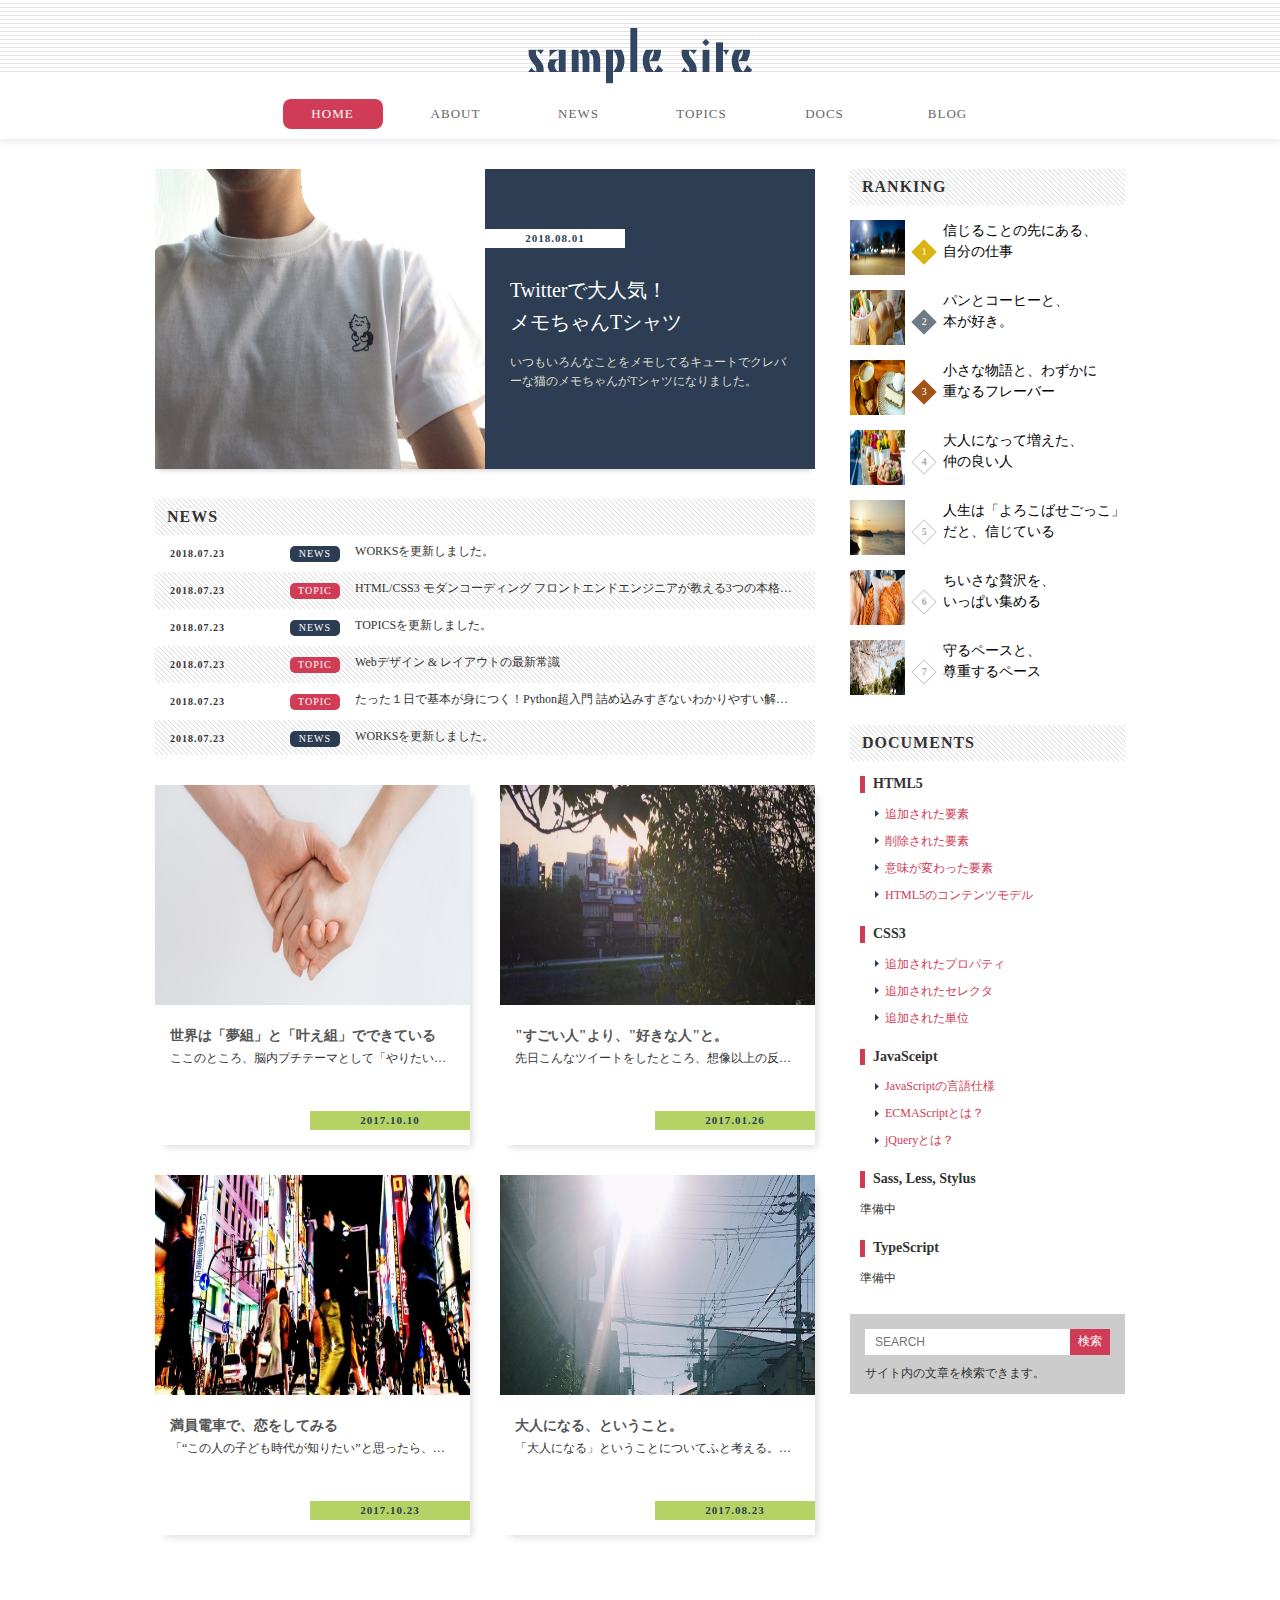
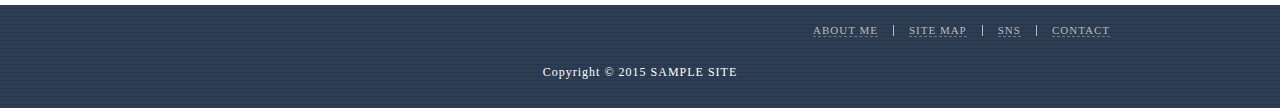
<file: index.html>
<!DOCTYPE html>
<html lang="ja">
	<head>
		<meta charset="utf-8">
		<title>スタンダードレイアウト｜サンプルサイト</title>
		<link rel="stylesheet" href="css/reset.css">
		<link rel="stylesheet" href="css/stylesheet.css">
	</head>
	<body>
		<header class="header">
			<h1 class="logo">
				<a href="#">SAMPLE SITE</a>
			</h1>
			<nav class="global-nav">
				<ul>
					<li class="nav-item active"><a href="#">HOME</a></li>
					<li class="nav-item"><a href="#">ABOUT</a></li>
					<li class="nav-item"><a href="#">NEWS</a></li>
					<li class="nav-item"><a href="#">TOPICS</a></li>
					<li class="nav-item"><a href="#">DOCS</a></li>
					<li class="nav-item"><a href="#">BLOG</a></li>
				</ul>
			</nav>
		</header>
		<div class="wrapper clearfix">
			<!-- メインラッパー -->
			<main class="main">
				<!-- ホットトピック -->
				<h2 class="hidden">HOT TOPIC</h2>
				<a href="https://twitter.com/kobaka7_memo/status/999275588257890305" class="hot-topic clearfix" target="_blank">
					<img class="image" src="./images/memo.jpg" alt="コーディング画面">
					<div class="content">
						<h3 class="title">Twitterで大人気！<br>メモちゃんTシャツ</h3>
						<p class="desc">いつもいろんなことをメモしてるキュートでクレバーな猫のメモちゃんがTシャツになりました。</p>
						<time class="date" datetime="2018-07-30">2018.08.01</time>
					</div>
				</a>
				<!-- ニュースリスト -->
				<h2 class="heading">NEWS</h2>
				<ul class="scroll-list">
					<!-- １つ目のアイテム -->
					<li class="scroll-item">
						<a href="#">
							<time class="date" datetime="2018-07-23">2018.07.23</time>
							<span class="category news">NEWS</span>
							<span class="title">WORKSを更新しました。</span>
						</a>
					</li>
					<!-- ２つ目のアイテム -->
					<li class="scroll-item">
						<a href="#">
							<time class="date" datetime="2018-07-23">2018.07.23</time>
							<span class="category">TOPIC</span>
							<span class="title">HTML/CSS3 モダンコーディング フロントエンドエンジニアが教える3つの本格レイアウト</span>
						</a>
					</li>
					<!-- ３つ目のアイテム -->
					<li class="scroll-item">
						<a href="#">
							<time class="date" datetime="2018-07-23">2018.07.23</time>
							<span class="category news">NEWS</span>
							<span class="title">TOPICSを更新しました。</span>
						</a>
					</li>
					<!-- ４つ目のアイテム -->
					<li class="scroll-item">
						<a href="#">
							<time class="date" datetime="2018-07-23">2018.07.23</time>
							<span class="category">TOPIC</span>
							<span class="title">Webデザイン & レイアウトの最新常識</span>
						</a>
					</li>
					<!-- ５つ目のアイテム -->
					<li class="scroll-item">
						<a href="#">
							<time class="date" datetime="2018-07-23">2018.07.23</time>
							<span class="category">TOPIC</span>
							<span class="title">たった１日で基本が身につく！Python超入門 詰め込みすぎないわかりやすい解説 コレならわかる！</span>
						</a>
					</li>
					<!-- ６つ目のアイテム -->
					<li class="scroll-item">
						<a href="#">
							<time class="date" datetime="2018-07-23">2018.07.23</time>
							<span class="category news">NEWS</span>
							<span class="title">WORKSを更新しました。</span>
						</a>
					</li>
					<!-- ７つ目のアイテム -->
					<li class="scroll-item">
						<a href="#">
							<time class="date" datetime="2018-07-23">2018.07.23</time>
							<span class="category">TOPIC</span>
							<span class="title">Webデザイン 明解テクニック100</span>
						</a>
					</li>
				</ul>
				<!-- 記事ボックス -->
				<h2 class="hidden">ARTICLES</h2>
				<div class="clearfix">
					<!-- １つめの記事ブロック -->
					<a href="https://note.mu/sac_ring/n/naac12bbbf018"  target="_blank"class="article-box">
						<h3 class="title">世界は「夢組」と「叶え組」でできている</h3>
						<p class="desc">ここのところ、脳内プチテーマとして「やりたいことがある人」と「やりたいことがない人」について考えていた。</p>
						<time class="date" datetime="2018-08-09">2017.10.10</time>
						<img class="image" src="./images/box1.jpg" alt="コーデイング画面">
					</a>
					<!-- ２つめの記事ブロック -->
					<a href="https://note.mu/qzqrnl/n/ndcdde914f5c8" target="_blank" class="article-box">
						<h3 class="title">"すごい人"より、"好きな人"と。</h3>
						<p class="desc">先日こんなツイートをしたところ、想像以上の反響がありました。</p>
						<time class="date" datetime="2017-01-26">2017.01.26</time>
						<img class="image" src="./images/box3.jpg" alt="コーデイング画面">
					</a>
					<!-- ３つめの記事ブロック -->
					<a href="https://note.mu/beccck/n/n0fe9a8104ed4" target="_blank" class="article-box">
						<h3 class="title">満員電車で、恋をしてみる</h3>
						<p class="desc">「“この人の子ども時代が知りたい”と思ったら、それは恋だ」</p>
						<time class="date" datetime="2018-08-09">2017.10.23</time>
						<img class="image" src="./images/box2.jpg" alt="コーデイング画面">
					</a>
					<!-- ４つめの記事ブロック -->
					<a href="https://note.mu/akyska/n/nc235132d2500" target="_blank" class="article-box">
						<h3 class="title">大人になる、ということ。</h3>
						<p class="desc">「大人になる」ということについてふと考える。そして「大人」とは、ものすごく都合よく使われている言葉であることに</p>
						<time class="date" datetime="2018-08-09">2017.08.23</time>
						<img class="image" src="./images/box4.jpg" alt="コーデイング画面">
					</a>
				</div>
			</main>
			<!-- サイドメニュー -->
			<div class="sidemenu">
				<!-- ランキング -->
				<h2 class="heading">RANKING</h2>
				<ol class="ranking">
					<!-- １つ目のアイテム -->
					<li class="ranking-item">
						<a href="https://note.mu/tmy_schaf/n/n35d4cdca9620" target="_blank">
							<img class="image" src="./images/rank1.jpg" alt="グラフの画像">
							<span class="order"></span>
							<p class="text">信じることの先にある、<br>自分の仕事</p>
						</a>
					</li>
					<!-- ２つ目のアイテム -->
					<li class="ranking-item">
						<a href="https://note.mu/tmy_schaf/n/nc83214b74d8d" target="_blank">
							<img class="image" src="./images/rank2.jpg" alt="グラフの画像">
							<span class="order"></span>
							<p class="text">パンとコーヒーと、<br>本が好き。</p>
						</a>
					</li>
					<!-- ３つ目のアイテム -->
					<li class="ranking-item">
						<a href="https://note.mu/tmy_schaf/n/n4f0856e8fa16" target="_blank">
							<img class="image" src="./images/rank3.jpg" alt="グラフの画像">
							<span class="order"></span>
							<p class="text">小さな物語と、わずかに<br>重なるフレーバー</p>
						</a>
					</li>
					<!-- ４つ目のアイテム -->
					<li class="ranking-item">
						<a href="https://note.mu/tmy_schaf/n/n3f0d22edf3ce" target="_blank">
							<img class="image" src="./images/rank4.jpg" alt="グラフの画像">
							<span class="order"></span>
							<p class="text">大人になって増えた、<br>仲の良い人</p>
						</a>
					</li>
					<!-- ５つ目のアイテム -->
					<li class="ranking-item">
						<a href="https://note.mu/tmy_schaf/n/n481b2f033a80" target="_blank">
							<img class="image" src="./images/rank5.jpg" alt="グラフの画像">
							<span class="order"></span>
							<p class="text">人生は「よろこばせごっこ」だと、信じている</p>
						</a>
					</li>
					<!-- ６つ目のアイテム -->
					<li class="ranking-item">
						<a href="https://note.mu/tmy_schaf/n/nd6589769ff3c" target="_blank">
							<img class="image" src="./images/rank6.jpg" alt="グラフの画像">
							<span class="order"></span>
							<p class="text">ちいさな贅沢を、<br>いっぱい集める</p>
						</a>
					</li>
					<!-- ７つ目のアイテム -->
					<li class="ranking-item">
						<a href="https://note.mu/tmy_schaf/n/n18755a83f8d0" target="_blank">
							<img class="image" src="./images/rank7.jpg" alt="グラフの画像">
							<span class="order"></span>
							<p class="text">守るペースと、<br>尊重するペース</p>
						</a>
					</li>
				</ol>
				<!-- ドキュメント -->
				<h2 class="heading">DOCUMENTS</h2>
				<ul class="documents">
					<li>
						<h3 class="title">HTML5</h3>
						<ul>
							<li><a href="#">追加された要素</a></li>
							<li><a href="#">削除された要素</a></li>
							<li><a href="#">意味が変わった要素</a></li>
							<li><a href="#">HTML5のコンテンツモデル</a></li>
						</ul>
					</li>
					<li>
						<h3 class="title">CSS3</h3>
						<ul>
							<li><a href="#">追加されたプロパティ</a></li>
							<li><a href="#">追加されたセレクタ</a></li>
							<li><a href="#">追加された単位</a></li>
						</ul>
					</li>
					<li>
						<h3 class="title">JavaSceipt</h3>
						<ul>
							<li><a href="#">JavaScriptの言語仕様</a></li>
							<li><a href="#">ECMAScriptとは？</a></li>
							<li><a href="#">jQueryとは？</a></li>
						</ul>
					</li>
					<li>
						<h3 class="title">Sass, Less, Stylus</h3>
						<p>準備中</p>
					</li>
					<li>
						<h3 class="title">TypeScript</h3>
						<p>準備中</p>
					</li>
				</ul>
				<!-- 検索フォーム -->
				<h2 class="hidden">SEARCH</h2>
				<form class="search-box">
					<input class="search-input" type="text" name="search" placeholder="SEARCH">
					<input class="search-button" type="submit" value="検索">
					<p class="text">サイト内の文章を検索できます。</p>
				</form>
			</div>
		</div>
		<footer class="footer">
			<ul class="horizontal-list">
				<li class="horizontal-item"><a href="#">ABOUT ME</a></li>
				<li class="horizontal-item"><a href="#">SITE MAP</a></li>
				<li class="horizontal-item"><a href="#">SNS</a></li>
				<li class="horizontal-item"><a href="#">CONTACT</a></li>
			</ul>
			<p class="copyright">Copyright © 2015 SAMPLE SITE</p>
		</footer>
	</body>
</html>
</file>
<file: css/stylesheet.css>
@charset "UTF-8";
/* 共通部分のCSS */
html {
	font-size: 62.5%;
}
body {
	color: #333;
	font-size: 1.2rem;
	font-family: "Hiragino Kaku Gothic ProN", Meiryo, sans-sans-serif;
}
*, *::before, *::after {
	box-sizing: border-box;
}
a:link, a:visited, a:hover, a:active {
	color: #d03c56;
	text-decoration: none;
}
/* 共通部分のCSS */

/* floatの回り込み解除用CSS */
.clearfix::after {
	content: '';
	display: block;
	clear: both;
}
/* floatの回り込み解除用CSS */

/* 非表示にする要素のCSS */
.hidden {
	display: none;
}
/* 非表示にする要素のCSS */

/* headerのCSS */
.header {
	width: 100%;
	padding: 28px 0 10px;
	background: url('../images/bg-header.gif') repeat-x;
	box-shadow: 0 0 10px 1px #e3e3e3;
}
.logo {
	width: 225px;
	height: 56px;
	margin: 0 auto;
	background: url('../images/logo.png') no-repeat;
	overflow: hidden;
	text-indent: 100%;
	white-space: nowrap;
}
.logo a {
	display: block;
	width: 100%;
	height: 100%;
}
.global-nav {
	margin-top: 15px;
	text-align: center;
}
.global-nav .nav-item {
	display: inline-block;
	margin: 0 10px;
}
.global-nav .nav-item a {
	display: inline-block;
	width: 100px;
	height: 30px;
	line-height: 30px;
	text-align: center;
	border-radius: 8px;
	color: #666;
	font-size: 1.3rem;
	letter-spacing: 1px;
	transition: 0.15s;
}
.global-nav .nav-item.active a,
.global-nav .nav-item a:hover {
	background-color: #d03c56;
	color: #fff;
}
/* headerのCSS */

.wrapper {
	width: 970px;
	margin: 30px auto 40px;
}

/* mainのCSS */
.main {
	display: block;
	float: left;
	width: 660px;
}
/* hot-topicのCSS */
.hot-topic {
	display: block;
	height: 300px;
	margin-bottom: 30px;
	box-shadow: 0 6px 4px -4px rgba(0, 0, 0, 0.15);
	transition: opacity 0.15s;
}
.hot-topic:hover {
	opacity: 0.85;
}
.hot-topic .image {
	float: left;
	width: 50%;
	height: 100%;
}
.hot-topic .content {
	position: relative;
	float: left;
	width: 50%;
	height: 100%;
	padding: 105px 25px 0;
	background-color: #2d3d54;
	line-height: 1.6;
}
.hot-topic .title {
	margin-bottom: 15px;
	color: #fff;
	font-weight: normal;
	font-size: 2.0rem;
}
.hot-topic .desc {
	color: #ddc;
}
.hot-topic .date {
	position: absolute;
	top: 60px;
	left: 0;
	width: 140px;
	padding: 4px;
	background-color: #fff;
	color: #2d3d54;
	text-align: center;
	letter-spacing: 1px;
	font-weight: bold;
	font-size: 1.1rem;
	line-height: 1;
}
/* hot-topicのCSS */

/* NEWSのCSS */
.heading {
	padding: 10px 12px;
	background: url('../images/bg-slash.gif');
	letter-spacing: 1px;
	font-size: 1.6rem;
}
.scroll-list {
	max-height: 220px;
	overflow-y: auto;
	margin-bottom: 30px;
	list-style-type: none;
}
.scroll-list .scroll-item a {
	display: block;
	padding: 10px 15px;
	color: #333;
	font-size: 0;
	transition: background-color 0.1s;
}
.scroll-list .scroll-item:nth-of-type(even) a {
	background: url('../images/bg-slash.gif');
}
.scroll-list .scroll-item a:hover {
	background-color: #fafaf8;
}
.scroll-list .date {
	display: inline-block;
	width: 19%;
	letter-spacing: 1px;
	font-weight: bold;
	font-size: 1.0rem;
}
.scroll-list .category {
	display: inline-block;
	width: 8%;
	border-radius: 5px;
	background-color: #d03c56;
	color: #fff;
	text-align: center;
	letter-spacing: 1px;
	font-size: 1.0rem;
	line-height: 16px;
}
.scroll-list .category.news {
	background-color: #2c3c53;
}
.scroll-list .title {
	display: inline-block;
	width: 73%;
	padding-left: 15px;
	overflow: hidden;
	text-overflow: ellipsis;
	white-space: nowrap;
	font-size: 1.2rem;
}
/* NEWSのCSS */

/* ARTICLESのCSS */
.article-box {
	position: relative;
	display: block;
	width: 315px;
	height: 360px;
	margin-bottom: 30px;
	padding: 210px 15px 0;
	box-shadow: 6px 6px 8px -4px rgba(0, 0, 0, 0.15);
	transition: opacity 0.15s;
}
.article-box:hover {
	opacity: 0.8;
}
.article-box:nth-of-type(odd) {
	float: left;
}
.article-box:nth-of-type(even) {
	float: right;
}
.article-box .title {
	margin-top: 30px;
	color: #555;
	font-size: 1.4rem;
	line-height: 1.6;
}
.article-box .desc {
	margin-top: 5px;
	color: #333;
	overflow: hidden;
	text-overflow: ellipsis;
	white-space: nowrap;
}
.article-box .date {
	position: absolute;
	right: 0;
	bottom: 15px;
	display: block;
	width: 160px;
	padding: 4px;
	background-color: #b5d264;
	color: #2d3d54;
	text-align: center;
	letter-spacing: 1px;
	font-weight: bold;
	font-size: 1.1rem;
}
.article-box .image {
	position: absolute;
	top: 0;
	left: 0;
	width: 100%;
	height: 220px;
}
/* ARTICLESのCSS */
/* mainのCSS */

/* sidemenuのCSS */
.sidemenu {
	float: right;
	width: 275px;
}

/* rankingのCSS */
.ranking {
	margin-bottom: 30px;
	list-style-type: none;
	counter-reset: ranking;
}
.ranking .order::before {
	content: counter(ranking);
	counter-increment: ranking;
	display: inline-block;
	font-size: 1.0rem;
	-webkit-transform: rotate(-45deg);
	-ms-transform: rotate(-45deg);
	transform: rotate(-45deg);
}
.ranking .ranking-item {
	margin-top: 15px;
}
.ranking .ranking-item a {
	display: block;
	font-size: 0;
	transition: opacity 0.15s;
}
.ranking .ranking-item a:hover {
	opacity: 0.8;
}
.ranking .image {
	width: 55px;
	height: 55px;
}
.ranking .text {
	display: inline-block;
	width: 182px;
	color: #000;
	vertical-align: top;
	font-size: 1.4rem;
	line-height: 1.5;
}
.ranking .order {
	display: inline-block;
	width: 18px;
	height: 18px;
	margin: 0 10px;
	border: 1px solid #ccc;
	color: #aaa;
	vertical-align: 20px;
	text-align: center;
	font-weight: bold;
	line-height: 16px;
	-webkit-transform: rotate(45deg);
	-ms-transform: rotate(45deg);
	transform: rotate(45deg);
}
.ranking .ranking-item:nth-of-type(1) .order,
.ranking .ranking-item:nth-of-type(2) .order,
.ranking .ranking-item:nth-of-type(3) .order {
	border: none;
	color: #fff;
	font-weight: normal;
	line-height: 18px;
}
.ranking .ranking-item:nth-of-type(1) .order {
	background-color: #dab413;
}
.ranking .ranking-item:nth-of-type(2) .order {
	background-color: #6e7b84;
}
.ranking .ranking-item:nth-of-type(3) .order {
	background-color: #a0541a;
}
/* rankingのCSS */

/* documentsのCSS */

/* １階層目 */
.documents {
	margin: 10px 10px 30px;
}
.documents,
.documents ul {
	list-style-type: none;
}
.documents > li .title {
	margin: 15px 0;
	padding-left: 8px;
	border-left: 5px solid #d03c56;
	font-size: 1.4rem;
	line-height: 1.2;
}
.documents > li + li {
	margin-top: 25px;
}
/* １階層目 */

/* ２階層目 */
.documents > li ul {
	margin: 15px;
}
.documents > li ul > li {
	margin-bottom: 15px;
	padding-left: 10px;
	background: url('../images/arrow.gif') no-repeat left center;
}
.documents a:hover {
	text-decoration: underline;
}
/* ２階層目 */
/* documentsのCSS */

/* 検索フォーム */
.search-box {
	padding: 15px;
	background-color: #ccc;
	font-size: 0;
}
.search-box > * {
	font-size: 1.2rem;
}
.search-box .search-input {
	width: 205px;
	height: 26px;
	padding: 0 10px;
	border: none;
}
.search-box .search-button {
	width: 40px;
	height: 26px;
	border: none;
	background-color: #d03c56;
	color: #fff;
	cursor: pointer;
}
.search-box .text {
	margin-top: 12px;
}
/* 検索フォーム */
/* sidemenuのCSS */

/* footerのCSS */
.footer {
	width: 100%;
	padding: 20px 0 30px;
	background: #2d3d54 url('../images/bg-footer.gif');
	color: #fff;
}

/* フッターメニューのCSS */
.horizontal-list {
	width: 970px;
	margin: 0 auto;
	text-align: right;
	font-size: 0;
}
.horizontal-list .horizontal-item {
	display: inline-block;
	padding: 0 15px;
	letter-spacing: 1px;
}
/* フッターメニューのCSS */

/* フッターメニューのCSS リスト項目間のライン */
.horizontal-list .horizontal-item + .horizontal-item {
	border-left: 1px solid #bbb;
}
/* フッターメニューのCSS リスト項目間のライン */

/* 横並びリストのCSS リンク */
.horizontal-list .horizontal-item a {
	border-bottom: 1px dashed #777;
	color: #bbb;
	font-size: 1.1rem;
	transition: color 0.15s;
}
.horizontal-list .horizontal-item a:hover {
	color: #ddd;
}
/* 横並びリストのCSS リンク */

/* コピーライトのCSS */
.copyright {
	margin-top: 30px;
	text-align: center;
	letter-spacing: 1px;
}
/* コピーライトのCSS */
/* footerのCSS */
</file>
